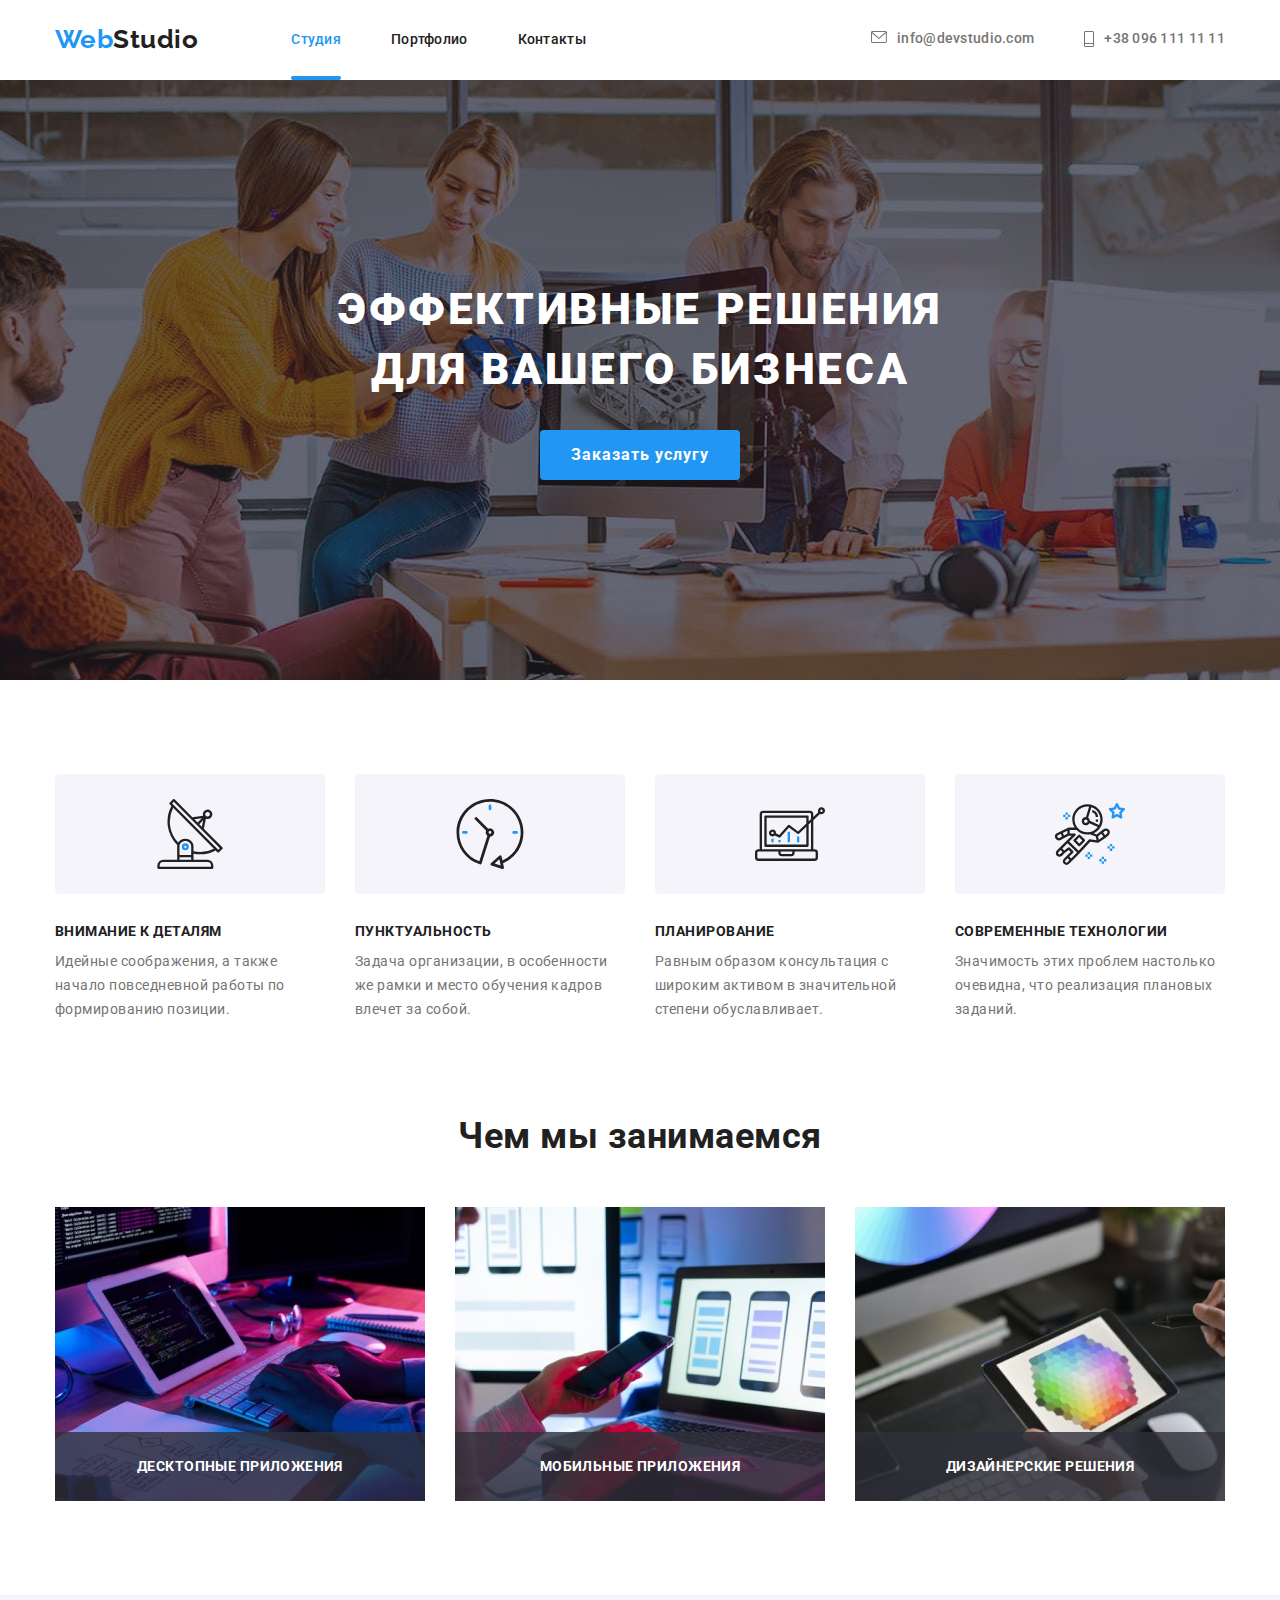
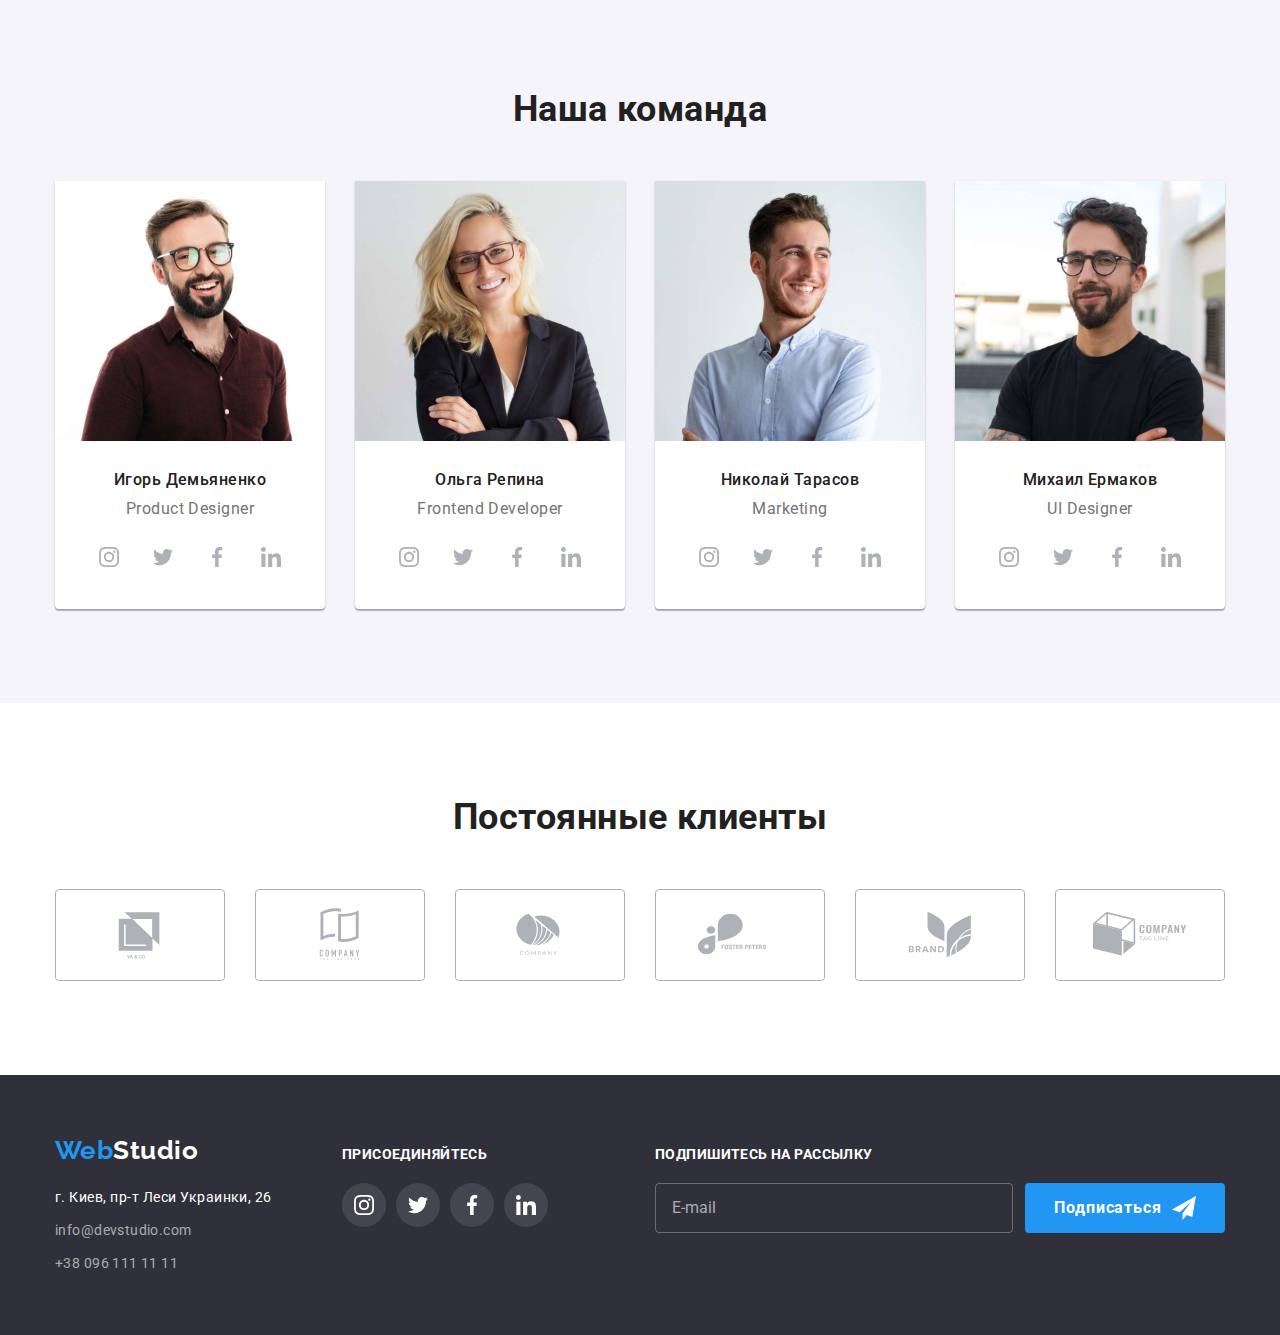
<file: index.html>
<!DOCTYPE html>
<html lang="en">

<head>
    <meta charset="UTF-8">
    <meta http-equiv="X-UA-Compatible" content="IE=edge">
    <meta name="viewport" content="width=device-width, initial-scale=1.0">
    <title>Web Studio</title>
    <link rel="preconnect" href="https://fonts.googleapis.com">
    <link rel="preconnect" href="https://fonts.gstatic.com" crossorigin>
    <link
        href="https://fonts.googleapis.com/css2?family=Raleway:wght@700&family=Roboto:wght@400;500;700;900&display=swap"
        rel="stylesheet">
    <link rel="stylesheet"
        href="https://cdnjs.cloudflare.com/ajax/libs/modern-normalize/1.1.0/modern-normalize.min.css">
    <link rel="stylesheet" href="./css/styles.css">
</head>

<body>
    <!-- Navigation -->
    <header class="header">
        <div class="container main-nav">
            <nav class="navigation">
                <a class="logo" href="./index.html">
                    <span class="title">Web</span>Studio
                </a>

                <ul class="site-nav">
                    <li class="item">
                        <a class="link current" href="./index.html">Студия</a>
                    </li>
                    <li class="item">
                        <a class="link" href="./portfolio.html">Портфолио</a>
                    </li>
                    <li class="item">
                        <a class="link" href="">Контакты</a>
                    </li>
                </ul>
            </nav>
            <!-- Contacts -->
            <div class="contacts-container">
                <ul class="contacts">
                    <li class="item">
                        <a class="link link-email" href="mailto:info@devstudio.com">
                            <svg class="contacts-icon" width="16" height="12">
                                <use href="./images/sprite/icons.svg#icon-envelope"></use>
                            </svg>
                            info@devstudio.com
                        </a>
                    </li>
                    <li class="item">
                        <a class="link link-tel" href="tel:380961111111">
                            <svg class="contacts-icon" width="10" height="16">
                                <use href="./images/sprite/icons.svg#icon-phone"></use>
                            </svg>
                            +38 096 111 11 11
                        </a>
                    </li>
                </ul>
            </div>
        </div>
    </header>
    <main>
        <!-- Hero Section -->
        <section class="hero">
            <div class="container">
                <h1 class="hero-title">Эффективные решения для вашего бизнеса</h1>
                <button class="button" type="button" data-modal-open>Заказать услугу</button>
            </div>
        </section>
        <!-- Advantagies -->
        <section class="features">
            <div class="container">
                <ul class="feature-list">
                    <li class="item">
                        <div class="feature-thumb">
                            <svg width="70" height="70">
                                <use href="./images/sprite/icons.svg#icon-antenna"></use>
                            </svg>
                        </div>
                        <h3 class="title">Внимание к деталям</h3>
                        <p class="text">
                            Идейные соображения, а также начало повседневной работы по формированию позиции.
                        </p>
                    </li>
                    <li class="item">
                        <div class="feature-thumb">
                            <svg width="70" height="70">
                                <use href="./images/sprite/icons.svg#icon-clock"></use>
                            </svg>
                        </div>
                        <h3 class="title">Пунктуальность</h3>
                        <p class="text">
                            Задача организации, в особенности же рамки и место обучения кадров влечет за собой.
                        </p>
                    </li>
                    <li class="item">
                        <div class="feature-thumb">
                            <svg width="70" height="70">
                                <use href="./images/sprite/icons.svg#icon-diagram"></use>
                            </svg>
                        </div>
                        <h3 class="title">Планирование</h3>
                        <p class="text">
                            Равным образом консультация с широким активом в значительной степени обуславливает.
                        </p>
                    </li>
                    <li class="item">
                        <div class="feature-thumb">
                            <svg width="70" height="70">
                                <use href="./images/sprite/icons.svg#icon-astronaut"></use>
                            </svg>
                        </div>
                        <h3 class="title">Современные технологии</h3>
                        <p class="text">
                            Значимость этих проблем настолько очевидна, что реализация плановых заданий.
                        </p>
                    </li>
                </ul>
            </div>
        </section>
        <!-- Work examples -->
        <section class="examples">
            <div class="container">
                <h2 class="work-list-title">Чем мы занимаемся</h2>
                <ul class="work-examples">
                    <li class="examples-item">
                        <img src="./images/placeholder.jpg" alt="laptop" width="370">
                        <p class="examples-text">
                            Десктопные приложения
                        </p>
                    </li>
                    <li class="examples-item">
                        <img src="./images/placeholder2.jpg" alt="phone" width="370">
                        <p class="examples-text">
                            Мобильные приложения
                        </p>
                    </li>
                    <li class="examples-item">
                        <img src="./images/placeholder3.jpg" alt="palette" width="370">
                        <p class="examples-text">
                            Дизайнерские решения
                        </p>
                    </li>
                </ul>
            </div>
        </section>
        <!-- Employees -->
        <section class="employees-list">
            <div class="container">
                <h2 class="title">Наша команда</h2>
                <ul class="employees">
                    <li class="item">
                        <img class="employee-pic" src="./images/employee1.jpg" alt="employee" width="270">
                        <h3 class="employee-name">Игорь Демьяненко</h3>
                        <p class="employee-position">Product Designer</p>
                        <ul class="socials">
                            <li class="socials-item">
                                <a class="link-socials" href="">
                                    <svg width="20" height="20">
                                        <use href="./images/sprite/icons.svg#icon-instagram"></use>
                                    </svg>
                                </a>
                            </li>
                            <li class="socials-item">
                                <a class="link-socials" href="">
                                    <svg width="20" height="20">
                                        <use href="./images/sprite/icons.svg#icon-twitter"></use>
                                    </svg>
                                </a>
                            </li>
                            <li class="socials-item">
                                <a class="link-socials" href="">
                                    <svg width="20" height="20">
                                        <use href="./images/sprite/icons.svg#icon-facebook"></use>
                                    </svg>
                                </a>
                            </li>
                            <li class="socials-item">
                                <a class="link-socials" href="">
                                    <svg width="20" height="20">
                                        <use href="./images/sprite/icons.svg#icon-linkedin"></use>
                                    </svg>
                                </a>
                            </li>
                        </ul>
                    </li>
                    <li class="item">
                        <img class="employee-pic" src="./images/emloyee2.jpg" alt="employee" width="270">
                        <h3 class="employee-name">Ольга Репина</h3>
                        <p class="employee-position">Frontend Developer</p>
                        <ul class="socials">
                            <li class="socials-item">
                                <a class="link-socials" href="">
                                    <svg width="20" height="20">
                                        <use href="./images/sprite/icons.svg#icon-instagram"></use>
                                    </svg>
                                </a>
                            </li>
                            <li class="socials-item">
                                <a class="link-socials" href="">
                                    <svg width="20" height="20">
                                        <use href="./images/sprite/icons.svg#icon-twitter"></use>
                                    </svg>
                                </a>
                            </li>
                            <li class="socials-item">
                                <a class="link-socials" href="">
                                    <svg width="20" height="20">
                                        <use href="./images/sprite/icons.svg#icon-facebook"></use>
                                    </svg>
                                </a>
                            </li>
                            <li class="socials-item">
                                <a class="link-socials" href="">
                                    <svg width="20" height="20">
                                        <use href="./images/sprite/icons.svg#icon-linkedin"></use>
                                    </svg>
                                </a>
                            </li>
                        </ul>
                    </li>
                    <li class="item">
                        <img class="employee-pic" src="./images/employee3.jpg" alt="employee" width="270">
                        <h3 class="employee-name">Николай Тарасов</h3>
                        <p class="employee-position">Marketing</p>
                        <ul class="socials">
                            <li class="socials-item">
                                <a class="link-socials" href="">
                                    <svg width="20" height="20">
                                        <use href="./images/sprite/icons.svg#icon-instagram"></use>
                                    </svg>
                                </a>
                            </li>
                            <li class="socials-item">
                                <a class="link-socials" href="">
                                    <svg width="20" height="20">
                                        <use href="./images/sprite/icons.svg#icon-twitter"></use>
                                    </svg>
                                </a>
                            </li>
                            <li class="socials-item">
                                <a class="link-socials" href="">
                                    <svg width="20" height="20">
                                        <use href="./images/sprite/icons.svg#icon-facebook"></use>
                                    </svg>
                                </a>
                            </li>
                            <li class="socials-item">
                                <a class="link-socials" href="">
                                    <svg width="20" height="20">
                                        <use href="./images/sprite/icons.svg#icon-linkedin"></use>
                                    </svg>
                                </a>
                            </li>
                        </ul>
                    </li>
                    <li class="item">
                        <img class="employee-pic" src="./images/employee4.jpg" alt="employee" width="270">
                        <h3 class="employee-name">Михаил Ермаков</h3>
                        <p class="employee-position">UI Designer</p>
                        <ul class="socials">
                            <li class="socials-item">
                                <a class="link-socials" href="">
                                    <svg width="20" height="20">
                                        <use href="./images/sprite/icons.svg#icon-instagram"></use>
                                    </svg>
                                </a>
                            </li>
                            <li class="socials-item">
                                <a class="link-socials" href="">
                                    <svg width="20" height="20">
                                        <use href="./images/sprite/icons.svg#icon-twitter"></use>
                                    </svg>
                                </a>
                            </li>
                            <li class="socials-item">
                                <a class="link-socials" href="">
                                    <svg width="20" height="20">
                                        <use href="./images/sprite/icons.svg#icon-facebook"></use>
                                    </svg>
                                </a>
                            </li>
                            <li class="socials-item">
                                <a class="link-socials" href="">
                                    <svg width="20" height="20">
                                        <use href="./images/sprite/icons.svg#icon-linkedin"></use>
                                    </svg>
                                </a>
                            </li>
                        </ul>
                    </li>
                </ul>
            </div>
        </section>
        <!-- Clients -->
        <section class="clients">
            <div class="container">
                <h2 class="clients-title">Постоянные клиенты</h2>
                <ul class="list-clients">
                    <li class="clients-item">
                        <a class="link-clients" href="">
                            <svg width="106" height="60">
                                <use href="./images/sprite/icons.svg#icon-client"></use>
                            </svg>
                        </a>
                    </li>
                    <li class="clients-item">
                        <a class="link-clients" href="">
                            <svg width="106" height="60">
                                <use href="./images/sprite/icons.svg#icon-client1"></use>
                            </svg>
                        </a>
                    </li>
                    <li class="clients-item">
                        <a class="link-clients" href="">
                            <svg width="106" height="60">
                                <use href="./images/sprite/icons.svg#icon-client2"></use>
                            </svg>
                        </a>
                    </li>
                    <li class="clients-item">
                        <a class="link-clients" href="">
                            <svg width="106" height="60">
                                <use href="./images/sprite/icons.svg#icon-client3"></use>
                            </svg>
                        </a>
                    </li>
                    <li class="clients-item">
                        <a class="link-clients" href="">
                            <svg width="106" height="60">
                                <use href="./images/sprite/icons.svg#icon-client4"></use>
                            </svg>
                        </a>
                    </li>
                    <li class="clients-item">
                        <a class="link-clients" href="">
                            <svg width="106" height="60">
                                <use href="./images/sprite/icons.svg#icon-client5"></use>
                            </svg>
                        </a>
                    </li>
                </ul>
            </div>
        </section>
    </main>
    <!-- Footer -->
    <footer class="footer">
        <div class="container footer-wrapper">
            <div class="address-wrapper">
                <a class="logo footer-logo" href="./index.html">
                    <span class="title">Web</span>Studio
                </a>
                <address>
                    <ul class="contacts footer-contacts">
                        <li class="location">
                            <p class="text">г. Киев, пр-т Леси Украинки, 26</p>
                        </li>
                        <li class="email">
                            <a class="link contacts-footer" href="mailto:info@devstudio.com">info@devstudio.com</a>
                        </li>
                        <li>
                            <a class="link contacts-footer" href="tel:380961111111">+38 096 111 11 11</a>
                        </li>
                    </ul>
                </address>
            </div>
            <div class="wrapper-socials">
                <p class="title-socials">присоединяйтесь</p>
                <ul class="socials">
                    <li class="socials-item">
                        <a class="link-socials bottom" href="">
                            <svg width="20" height="20">
                                <use href="./images/sprite/icons.svg#icon-instagram"></use>
                            </svg>
                        </a>
                    </li>
                    <li class="socials-item">
                        <a class="link-socials bottom" href="">
                            <svg width="20" height="20">
                                <use href="./images/sprite/icons.svg#icon-twitter"></use>
                            </svg>
                        </a>
                    </li>
                    <li class="socials-item">
                        <a class="link-socials bottom" href="">
                            <svg width="20" height="20">
                                <use href="./images/sprite/icons.svg#icon-facebook"></use>
                            </svg>
                        </a>
                    </li>
                    <li class="socials-item">
                        <a class="link-socials bottom" href="">
                            <svg width="20" height="20">
                                <use href="./images/sprite/icons.svg#icon-linkedin"></use>
                            </svg>
                        </a>
                    </li>
                </ul>
            </div>
                <form class="form-subscribe" action="#">
                    <label class="form-label" for="subscribe">
                        <span class="title-socials subscribe-text">Подпишитесь на рассылку</span>
                        <input class="subscribe-input" type="email" name="email" id="subscribe" placeholder="E-mail">
                    </label>
                    <button type="submit" class="button subscribe-btn" data-modal-open>
                        Подписаться
                        <svg class="subscribe-icon" width="24" height="24">
                            <use href="./images/sprite/icons.svg#icon-send"></use>
                        </svg>
                    </button>
                </form>
        </div>
    </footer>
    <!-- Modal window -->
    <div class="backdrop is-hidden" data-modal>
        <div class="modal">
            <button class="close-modal-btn" type="button" data-modal-close>
                <svg width="18" height="18">
                    <use href="./images/sprite/icons.svg#icon-close-btn"></use>
                </svg>
            </button>
            <form action="#">
                <span class="modal-form-title">Оставьте свои данные, мы вам перезвоним</span>
                <ul class="modal-form">
                    <li class="modal-form-field">
                        <label class="modal-form-label" for="name">Имя</label>
                        <div class="input-wrap">
                            <input class="modal-form-input" type="text" name="name" id="name">
                            <svg class="modal-icon" width="12" height="12">
                                <use href="./images/sprite/icons.svg#icon-name"></use>
                            </svg>
                        </div>
                    </li>
                    <li class="modal-form-field">
                        <label class="modal-form-label" for="tel">Телефон</label>
                        <div class="input-wrap">
                            <input class="modal-form-input" type="tel" name="tel" id="tel">
                            <svg class="modal-icon" width="13" height="13">
                                <use href="./images/sprite/icons.svg#icon-tel"></use>
                            </svg>
                        </div>
                    </li>
                    <li class="modal-form-field">
                        <label class="modal-form-label" for="email">Почта</label>
                        <div class="input-wrap">
                            <input class="modal-form-input" type="email" name="email" id="email">
                            <svg class="modal-icon" width="15" height="12">
                                <use href="./images/sprite/icons.svg#icon-email"></use>
                            </svg>
                        </div>
                    </li>
                </ul>
                <div class="modal-form-field">
                    <label class="modal-form-label" for="comment">Комментарий</label>
                    <textarea class="modal-textarea" name="comment" id="comment" placeholder="Введите текст"></textarea>
                </div>
                <label class="submit-checkbox" for="submit">
                    <input class="input-checkbox visually-hidden" type="checkbox" name="agreement" value="submit" id="submit" checked>
                    <span class="agreement-checkbox">
                        <svg class="checkbox-label" width="11" height="8">
                            <use href="./images/sprite/icons.svg#icon-checkbox"></use>
                        </svg>
                    </span>
                    Соглашаюсь с рассылкой и принимаю 
                    <a class="agreement-link" href=""> Условия договора</a>
                </label>
                <button class="button modal-form-btn" type="submit">Отправить</button>
            </form>
        </div>
    </div>
    <script src="./js/modal.js"></script>
</body>

</html>
</file>
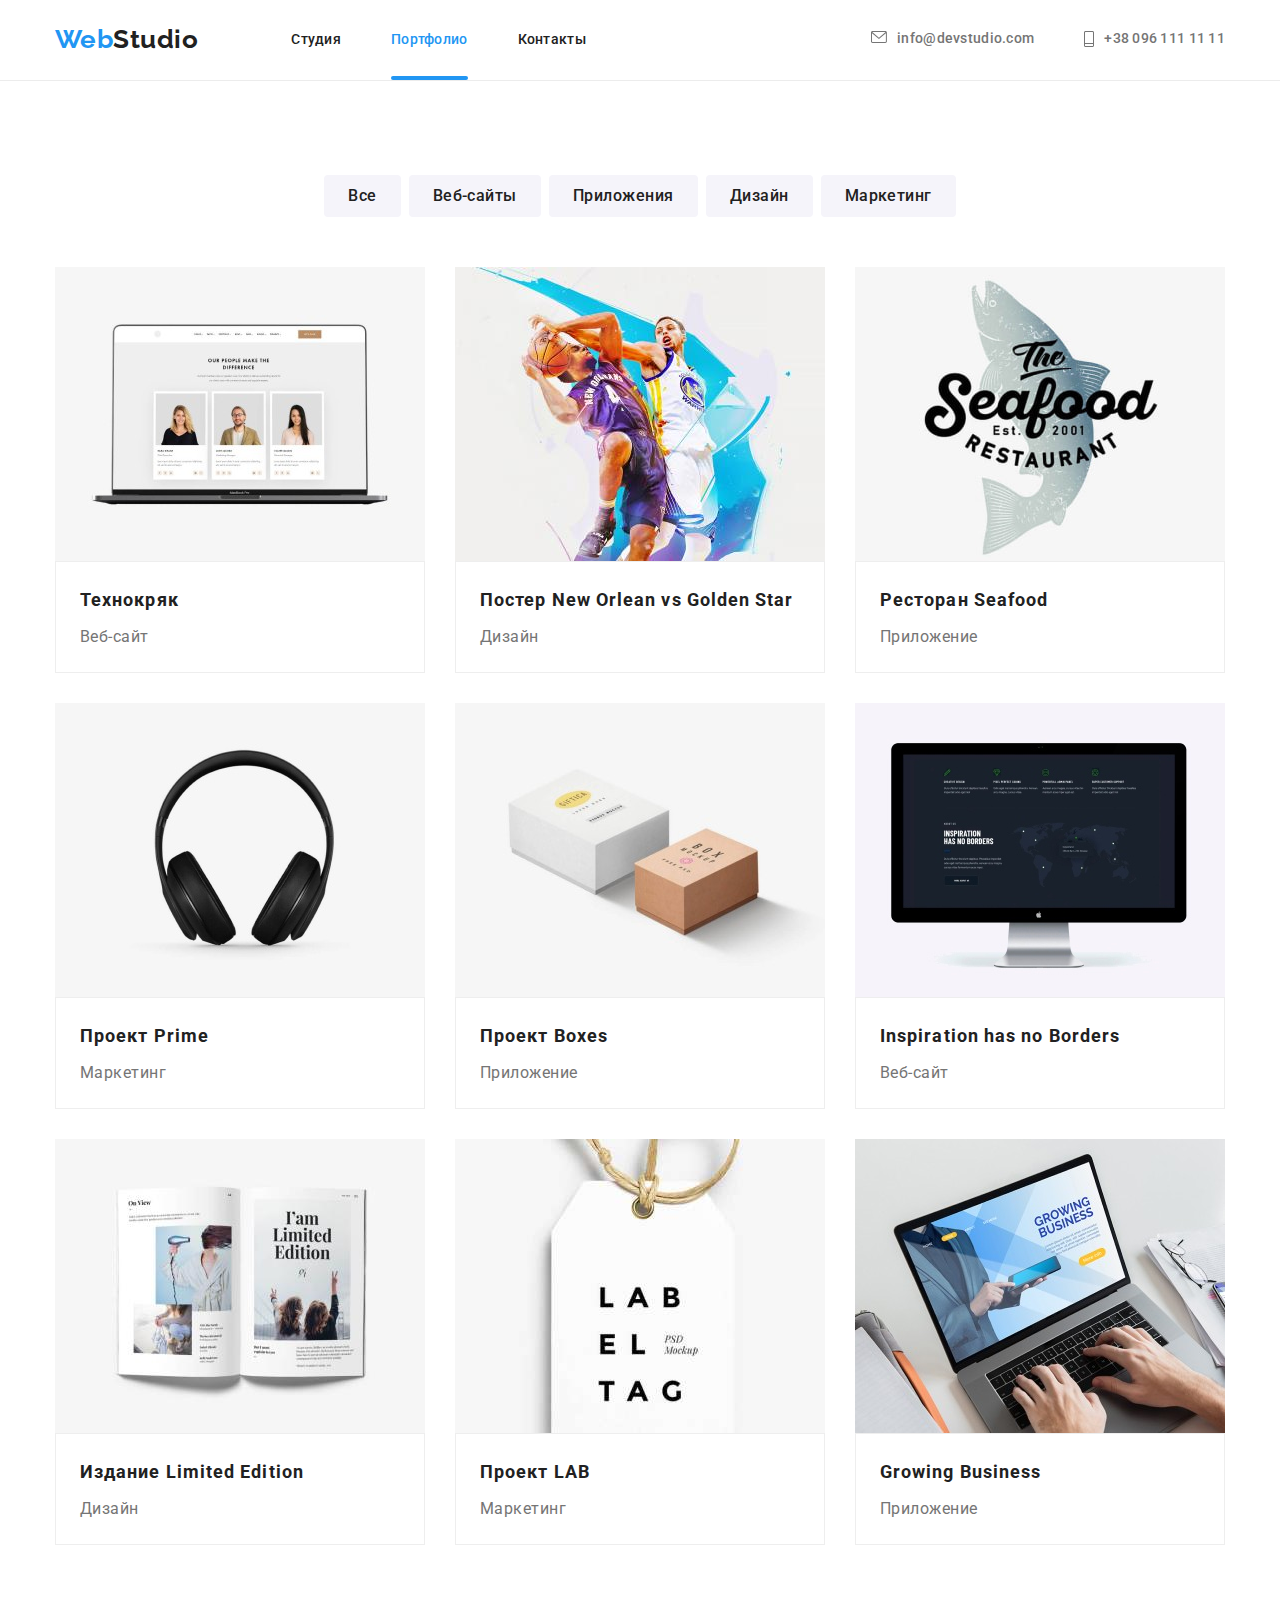
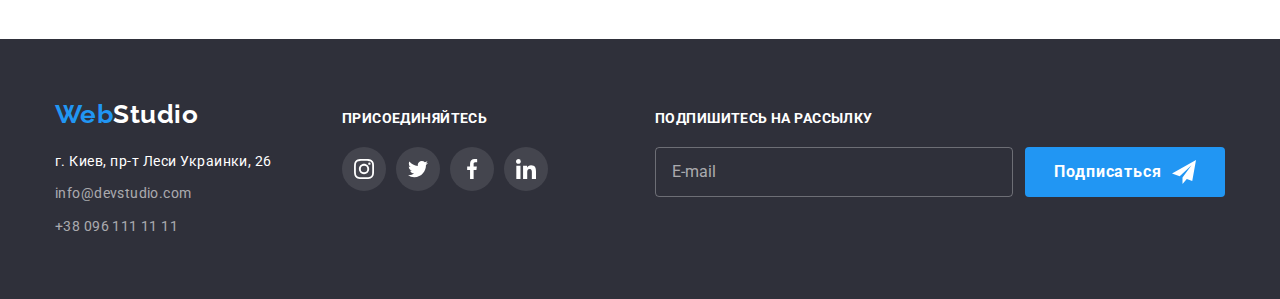
<file: portfolio.html>
<!DOCTYPE html>
<html lang="en">

<head>
    <meta charset="UTF-8">
    <meta http-equiv="X-UA-Compatible" content="IE=edge">
    <meta name="viewport" content="width=device-width, initial-scale=1.0">
    <title>Portfolio</title>
    <link rel="preconnect" href="https://fonts.googleapis.com">
    <link rel="preconnect" href="https://fonts.gstatic.com" crossorigin>
    <link
        href="https://fonts.googleapis.com/css2?family=Raleway:wght@700&family=Roboto:wght@400;500;700;900&display=swap"
        rel="stylesheet">
    <link rel="stylesheet"
        href="https://cdnjs.cloudflare.com/ajax/libs/modern-normalize/1.1.0/modern-normalize.min.css">
    <link rel="stylesheet" href="./css/styles.css">
</head>

<body>
    <!-- Navigation -->
    <header class="header nav-header">
        <div class="container main-nav">
            <nav class="navigation">
                <a class="logo" href="./index.html">
                    <span class="title">Web</span>Studio
                </a>

                <ul class="site-nav">
                    <li class="item">
                        <a class="link" href="./index.html">Студия</a>
                    </li>
                    <li class="item">
                        <a class="link current" href="./portfolio.html">Портфолио</a>
                    </li>
                    <li class="item">
                        <a class="link" href="">Контакты</a>
                    </li>
                </ul>
            </nav>
            <!-- Contacts -->
            <div class="contacts-container">
                <ul class="contacts">
                    <li class="item">
                        <a class="link link-email" href="mailto:info@devstudio.com">
                            <svg class="contacts-icon" width="16" height="12">
                                <use href="./images/sprite/icons.svg#icon-envelope"></use>
                            </svg>
                            info@devstudio.com
                        </a>
                    </li>
                    <li class="item">
                        <a class="link link-tel" href="tel:380961111111">
                            <svg class="contacts-icon" width="10" height="16">
                                <use href="./images/sprite/icons.svg#icon-phone"></use>
                            </svg>
                            +38 096 111 11 11
                        </a>
                    </li>
                </ul>
            </div>
        </div>
    </header>
    <div class="line"></div>
    <main>
        <!-- Main content -->
        <section class="portfolio-main">
            <div class="container">
                <!-- Filter of the main content -->
                <ul class="filters">
                    <li class="item">
                        <button class="tab" type="button">Все</button>
                    </li>
                    <li class="item">
                        <button class="tab" type="button">Веб-сайты</button>
                    </li>
                    <li class="item">
                        <button class="tab" type="button">Приложения</button>
                    </li>
                    <li class="item">
                        <button class="tab" type="button">Дизайн</button>
                    </li>
                    <li class="item">
                        <button class="tab" type="button">Маркетинг</button>
                    </li>
                </ul>
                <!-- Portfolio examples -->
                <ul class="portfolio-list">
                    <li class="item">
                        <a class="link" href="">
                            <div class="portfolio-overlay-thumb">
                                <img class="portfolio-img" src="./images/portfolio.jpg" alt="laptop" width="370">
                                <p class="portfolio-overlay">
                                    Технокряк это современная площадка распространения коронавируса. Компании используют
                                    эту платформу для цифрового
                                    шпионажа и атак на защищённые сервера конкурентов.
                                </p>
                            </div>
                            <div class="wrap">
                                <h2 class="title">Технокряк</h2>
                                <p class="text">Веб-сайт</p>
                            </div>
                        </a>
                    </li>
                    <li class="item">
                        <a class="link" href="">
                            <div class="portfolio-overlay-thumb">
                                <img class="portfolio-img" src="./images/portfolio1.jpg" alt="basketball" width="370">
                                <p class="portfolio-overlay">
                                    Технокряк это современная площадка распространения коронавируса. Компании используют
                                    эту платформу для цифрового
                                    шпионажа и атак на защищённые сервера конкурентов.
                                </p>
                            </div>
                            <div class="wrap">
                                <h2 class="title">Постер New Orlean vs Golden Star</h2>
                                <p class="text">Дизайн</p>
                            </div>
                        </a>
                    </li>
                    <li class="item">
                        <a class="link" href="">
                            <div class="portfolio-overlay-thumb">
                                <img class="portfolio-img" src="./images/portfolio2.jpg" alt="seafood-label"
                                    width="370">
                                <p class="portfolio-overlay">
                                    Технокряк это современная площадка распространения коронавируса. Компании используют
                                    эту платформу для цифрового
                                    шпионажа и атак на защищённые сервера конкурентов.
                                </p>
                            </div>
                            <div class="wrap">
                                <h2 class="title">Ресторан Seafood</h2>
                                <p class="text">Приложение</p>
                            </div>
                        </a>
                    </li>
                    <li class="item">
                        <a class="link" href="">
                            <div class="portfolio-overlay-thumb">
                                <img class="portfolio-img" src="./images/portfolio3.jpg" alt="headphones" width="370">
                                <p class="portfolio-overlay">
                                    Технокряк это современная площадка распространения коронавируса. Компании используют
                                    эту платформу для цифрового
                                    шпионажа и атак на защищённые сервера конкурентов.
                                </p>
                            </div>
                            <div class="wrap">
                                <h2 class="title">Проект Prime</h2>
                                <p class="text">Маркетинг</p>
                            </div>
                        </a>
                    </li>
                    <li class="item">
                        <a class="link" href="">
                            <div class="portfolio-overlay-thumb">
                                <img class="portfolio-img" src="./images/portfolio4.jpg" alt="boxes" width="370">
                                <p class="portfolio-overlay">
                                    Технокряк это современная площадка распространения коронавируса. Компании используют
                                    эту платформу для цифрового
                                    шпионажа и атак на защищённые сервера конкурентов.
                                </p>
                            </div>
                            <div class="wrap">
                                <h2 class="title">Проект Boxes</h2>
                                <p class="text">Приложение</p>
                            </div>
                        </a>
                    </li>
                    <li class="item">
                        <a class="link" href="">
                            <div class="portfolio-overlay-thumb">
                                <img class="portfolio-img" src="./images/portfolio5.jpg" alt="screen" width="370">
                                <p class="portfolio-overlay">
                                    Технокряк это современная площадка распространения коронавируса. Компании используют
                                    эту платформу для цифрового
                                    шпионажа и атак на защищённые сервера конкурентов.
                                </p>
                            </div>
                            <div class="wrap">
                                <h2 class="title">Inspiration has no Borders</h2>
                                <p class="text">Веб-сайт</p>
                            </div>
                        </a>
                    </li>
                    <li class="item">
                        <a class="link" href="">
                            <div class="portfolio-overlay-thumb">
                                <img class="portfolio-img" src="./images/portfolio6.jpg" alt="book" width="370">
                                <p class="portfolio-overlay">
                                    Технокряк это современная площадка распространения коронавируса. Компании используют
                                    эту платформу для цифрового
                                    шпионажа и атак на защищённые сервера конкурентов.
                                </p>
                            </div>
                            <div class="wrap">
                                <h2 class="title">Издание Limited Edition</h2>
                                <p class="text">Дизайн</p>
                            </div>
                        </a>
                    </li>
                    <li class="item">
                        <a class="link" href="">
                            <div class="portfolio-overlay-thumb">
                                <img class="portfolio-img" src="./images/portfolio7.jpg" alt="keychain" width="370">
                                <p class="portfolio-overlay">
                                    Технокряк это современная площадка распространения коронавируса. Компании используют
                                    эту платформу для цифрового
                                    шпионажа и атак на защищённые сервера конкурентов.
                                </p>
                            </div>
                            <div class="wrap">
                                <h2 class="title">Проект LAB</h2>
                                <p class="text">Маркетинг</p>
                            </div>
                        </a>
                    </li>
                    <li class="item">
                        <a class="link" href="">
                            <div class="portfolio-overlay-thumb">
                                <img class="portfolio-img" src="./images/portfolio8.jpg" alt="business-laptop"
                                    width="370">
                                <p class="portfolio-overlay">
                                    Технокряк это современная площадка распространения коронавируса. Компании используют
                                    эту платформу для цифрового
                                    шпионажа и атак на защищённые сервера конкурентов.
                                </p>
                            </div>
                            <div class="wrap">
                                <h2 class="title">Growing Business</h2>
                                <p class="text">Приложение</p>
                            </div>
                        </a>
                    </li>
                </ul>
            </div>
        </section>
    </main>
    <!-- Footer -->
    <footer class="footer">
        <div class="container footer-wrapper">
            <div class="address-wrapper">
                <a class="logo footer-logo" href="./index.html">
                    <span class="title">Web</span>Studio
                </a>
                <address>
                    <ul class="contacts footer-contacts">
                        <li class="location">
                            <p class="text">г. Киев, пр-т Леси Украинки, 26</p>
                        </li>
                        <li class="email">
                            <a class="link contacts-footer" href="mailto:info@devstudio.com">info@devstudio.com</a>
                        </li>
                        <li>
                            <a class="link contacts-footer" href="tel:380961111111">+38 096 111 11 11</a>
                        </li>
                    </ul>
                </address>
            </div>
            <div class="wrapper-socials">
                <p class="title-socials">присоединяйтесь</p>
                <ul class="socials">
                    <li class="socials-item">
                        <a class="link-socials bottom" href="">
                            <svg width="20" height="20">
                                <use href="./images/sprite/icons.svg#icon-instagram"></use>
                            </svg>
                        </a>
                    </li>
                    <li class="socials-item">
                        <a class="link-socials bottom" href="">
                            <svg width="20" height="20">
                                <use href="./images/sprite/icons.svg#icon-twitter"></use>
                            </svg>
                        </a>
                    </li>
                    <li class="socials-item">
                        <a class="link-socials bottom" href="">
                            <svg width="20" height="20">
                                <use href="./images/sprite/icons.svg#icon-facebook"></use>
                            </svg>
                        </a>
                    </li>
                    <li class="socials-item">
                        <a class="link-socials bottom" href="">
                            <svg width="20" height="20">
                                <use href="./images/sprite/icons.svg#icon-linkedin"></use>
                            </svg>
                        </a>
                    </li>
                </ul>
            </div>
            <form class="form-subscribe" action="#">
                <label class="form-label" for="subscribe">
                    <span class="title-socials subscribe-text">Подпишитесь на рассылку</span>
                    <input class="subscribe-input" type="email" name="email" id="subscribe" placeholder="E-mail">
                </label>
                <button type="submit" class="button subscribe-btn" data-modal-open>
                    Подписаться
                    <svg class="subscribe-icon" width="24" height="24">
                        <use href="./images/sprite/icons.svg#icon-send"></use>
                    </svg>
                </button>
            </form>
        </div>
    </footer>
</body>

</html>
</file>
<file: css/styles.css>
/* основной цвет текста #757575 */
/* вторичный цвет #212121 */
/* цвет фона #FFFFFF */
/* вторичный цвет фона #2F303A */
/* серый цвет фона для секции #F5F4FA */
/* акцент #2196F3 */

:root {
  --primary-text-color: #757575;
  --title-text-color: #212121;
  --accent-color: #2196f3;
  --primary-white-color: #ffffff;
  --secondary-bg-color: #f5f4fa;
  --cubic-bz: 0.4, 0, 0.2, 1;
}

body {
  margin: 0;
  background-color: var(--primary-bg-color);
  color: var(--primary-text-color);

  font-family: Roboto, sans-serif;
  letter-spacing: 0.03em;
}

ul {
  padding: 0;
  margin: 0;
  list-style: none;
}

img {
  display: block;
}

textarea {
  resize: none;
}

.visually-hidden {
  position: absolute;
  width: 1px;
  height: 1px;
  margin: -1px;
  padding: 0;
  overflow: hidden;
  border: 0;
  clip: rect(0 0 0 0)
}

.container {
  width: 1200px;
  margin: 0 auto;
  padding-left: 15px;
  padding-right: 15px;
  /* outline: 2px solid tomato; */
}

/* Logo */

.logo {
  font-family: Raleway, sans-serif;
  color: var(--title-text-color);
  text-decoration: none;

  font-weight: 700;
  font-size: 26px;
  line-height: 1.19;
}

.logo .title {
  color: var(--accent-color);
}

/*--------- Site navigation ---------*/

.header {
  padding-top: 24px;
  padding-bottom: 25px;
}

.nav-header {
  border-bottom: 1px solid rgba(236, 236, 236, 1);
}

.main-nav {
  display: flex;
  align-items: center;
}

.navigation {
  display: flex;
  align-items: center;
}

.site-nav {
  display: flex;
  align-items: center;
  margin-left: 93px;
}

.site-nav .item {
  position: relative;
}

.site-nav .item:not(:first-child) {
  margin-left: 50px;
}

.site-nav .link {
  color: var(--title-text-color);
  text-decoration: none;

  font-weight: 500;
  font-size: 14px;
  line-height: 1.14;
  letter-spacing: 0.02em;

  transition-property: color;
  transition-duration: 250ms;
  transition-timing-function: cubic-bezier(var(--cubic-bz));
}

.site-nav .link:hover,
.site-nav .link:focus {
  color: var(--accent-color);
  outline: transparent;
}

.site-nav .link.current {
  color: var(--accent-color);
}

.link.current::after {
  content: '';

  position: absolute;
  bottom: -31px;

  width: 100%;
  height: 4px;
  background: var(--accent-color);
  border-radius: 2px;
  display: block;
}

/*--------- Contacts ---------*/

.contacts-container {
  margin-left: auto;
}

.contacts-container .contacts {
  display: flex;
  align-items: center;
}

.contacts .item:not(:first-child) {
  margin-left: 50px;
}

.contacts-icon {
  margin-right: 10px;
}

.link-email {
  display: flex;
  align-items: baseline;
}

.link-tel {
  display: flex;
  align-items: center;
}

.contacts .link {
  color: var(--primary-text-color);
  fill: currentColor;
  text-decoration: none;

  font-weight: 500;
  font-size: 14px;
  line-height: 1.14;
  letter-spacing: 0.02em;

  transition: color 250ms cubic-bezier(var(--cubic-bz));
}

.contacts .link:hover,
.contacts .link:focus {
  color: var(--accent-color);
  outline: transparent;
}

/*--------- Hero ---------*/

.hero {
  padding-top: 200px;
  padding-bottom: 200px;
  margin-left: auto;
  margin-right: auto;

  background-color: #2f303a;
  text-align: center;

  min-height: 600px;
  max-width: 1600px;

  background-image: linear-gradient(to right, rgba(47, 48, 58, 0.4), rgba(47, 48, 58, 0.4)),
    url('../images/bgpic.jpg');

  background-repeat: no-repeat;
  background-position: center;
}

.hero-title {
  margin-left: auto;
  margin-right: auto;
  margin-top: 0;
  margin-bottom: 30px;
  width: 700px;

  color: var(--primary-white-color);

  font-weight: 900;
  font-size: 44px;
  line-height: 1.36;
  letter-spacing: 0.06em;

  text-transform: uppercase;
}

/*--------- Button ---------*/

.button {
  margin: 0 auto;
  display: flex;
  justify-content: center;
  align-items: center;

  border-radius: 4px;
  padding: 10px;
  min-width: 200px;
  max-height: 50px;

  color: var(--primary-text-color);
  background-color: var(--primary-white-color);
  text-decoration: none;
  text-align: center;
  cursor: pointer;

  font-family: Roboto;
  font-weight: 700;
  font-size: 16px;
  line-height: 1.87;
  letter-spacing: 0.06em;

  background-color: var(--accent-color);
  color: var(--primary-white-color);
  border: 0px solid transparent;

  transition: color 250ms cubic-bezier(var(--cubic-bz)),
    background-color 250ms cubic-bezier(var(--cubic-bz)),
    box-shadow 250ms cubic-bezier(var(--cubic-bz));
}

.button:hover,
.button:focus {
  box-shadow: 0px 4px 4px rgba(0, 0, 0, 0.15);
  background-color: var(--primary-white-color);
  color: var(--accent-color);
  outline: transparent;
}

/*==== Modal properties ===*/

.backdrop {
  position: fixed;
  top: 0;
  left: 50%;
  z-index: 2;

  width: 100vw;
  height: 100vh;

  background-color: rgba(0, 0, 0, 0.2);
  opacity: 1;
  transform: translateX(-50%);
  transition: opacity 250ms cubic-bezier(var(--cubic-bz)),
    visibility 250ms cubic-bezier(var(--cubic-bz));
}

.backdrop.is-hidden {
  opacity: 0;
  visibility: hidden;
  pointer-events: none;
}

.backdrop.is-hidden .modal {
  transform: translate(-50%, -50%) scale(0.5);
}

.modal {
  position: absolute;
  top: 50%;
  left: 50%;

  min-width: 530px;
  min-height: 580px;
  padding: 40px;

  background: #ffffff;
  box-shadow: 0px 1px 3px rgba(0, 0, 0, 0.12), 0px 1px 1px rgba(0, 0, 0, 0.14),
    0px 2px 1px rgba(0, 0, 0, 0.2);
  border-radius: 4px;

  transform: translate(-50%, -50%) scale(1);
  transition: transform 250ms cubic-bezier(var(--cubic-bz));
}

.close-modal-btn {
  position: absolute;
  top: 8px;
  right: 8px;

  display: flex;
  justify-content: center;
  align-items: center;

  width: 30px;
  height: 30px;

  fill: #000000;
  border-radius: 50%;
  border: 1px solid rgba(0, 0, 0, 0.1);
  background-color: var(--primary-white-color);
  cursor: pointer;
  transition: fill 250ms cubic-bezier(var(--cubic-bz));
}

.close-modal-btn:hover,
.close-modal-btn:focus {
  fill: var(--accent-color);
}

/* Modal form */

.modal-form-title {
  display: inline-block;
  font-weight: 700;
  font-size: 20px;
  line-height: 1.15;
  text-align: center;
  color: var(--title-text-color);

  margin-bottom: 12px;
}

.modal-form {
  /* outline: 1px solid tomato; */
  margin-right: auto;
  margin-left: auto;
}

.modal-form-field {
  display: flex;
  flex-direction: column;
  margin-bottom: 10px;
}

.modal-form-label {
  margin-bottom: 4px;
  font-size: 12px;
  line-height: 1.16;
  letter-spacing: 0.01em;
  color: var(--primary-text-color);
}

.modal-form-input {
  height: 40px;
  width: 100%;
  margin: 0;
  padding: 12px 15px 12px 42px;
  border: 1px solid rgba(33, 33, 33, 0.2);
  border-radius: 4px;
  fill: var(--title-text-color);
  outline: transparent;
  transition: border-color 250ms cubic-bezier(var(--cubic-bz)),
  fill 250ms cubic-bezier(var(--cubic-bz));
}

.modal-form-input:focus {
  border-color: var(--accent-color);
}

.modal-form-input:focus + .modal-icon {
  fill: var(--accent-color);
}

.input-wrap {
  position: relative;
}

.modal-icon {
  position: absolute;
  left: 15px;
  top: 14px;
}

.modal-textarea {
  height: 120px;
  width: 100%;
  padding: 12px 16px;
  border: 1px solid rgba(33, 33, 33, 0.2);
  border-radius: 4px;
  outline: transparent;
  transition: border-color 250ms cubic-bezier(var(--cubic-bz));
}

.modal-textarea:focus {
  border-color: var(--accent-color);
}

.modal-textarea::placeholder{
  font-size: 14px;
  line-height: 1.14;
  letter-spacing: 0.01em;
  color: rgba(117, 117, 117, 0.5);
}

.submit-checkbox {
  display: flex;
  justify-content: center;
  align-items: center;
  font-size: 14px;
  line-height: 1.71;
  margin-bottom: 30px;
}

.agreement-checkbox {
  display: flex;
  align-items: center;
  justify-content: center;

  width: 16px;
  height: 15px;
  border: 1px solid var(--title-text-color);
  border-radius: 2px;
  margin-right: 7px;
  transition: background-color 250ms cubic-bezier(var(--cubic-bz)),
  border-color 250ms cubic-bezier(var(--cubic-bz));
}

.input-checkbox:checked + .agreement-checkbox {
  background-color: var(--accent-color);
  border-color: var(--accent-color);
}

.agreement-link {
  color: var(--accent-color);
  margin-left: 5px;
}

.modal-form-btn:hover,
.modal-form-button:focus {
  background-color: #188ce8;
  color: var(--primary-white-color);
}

/*--------- Advantagies ---------*/

.features {
  padding-top: 94px;
}

.feature-list {
  display: flex;
  justify-content: space-between;
}

.feature-thumb {
  display: flex;
  justify-content: center;
  align-items: center;

  width: 270px;
  height: 120px;
  margin-bottom: 30px;

  border-radius: 4px;
  background-color: var(--secondary-bg-color);
}

.feature-list .item {
  width: 270px;
}

.feature-list .title {
  margin-top: 0;
  margin-bottom: 10px;
  color: var(--title-text-color);

  font-weight: 700;
  font-size: 14px;
  line-height: 1.14;

  text-transform: uppercase;
}

.feature-list .text {
  margin-top: 0;
  margin-bottom: 0;

  font-size: 14px;
  line-height: 1.71;
}

/*--------- Work examples ---------*/

.examples {
  padding-top: 94px;
  padding-bottom: 94px;
}

.work-examples {
  display: flex;
  justify-content: space-between;
}

.clients-title,
.work-list-title,
.employees-list .title {
  margin-top: 0;
  margin-bottom: 50px;
  color: var(--title-text-color);

  font-weight: 700;
  font-size: 36px;
  line-height: 1.16;

  text-align: center;
}

.examples-item {
  position: relative;
  z-index: 1;
}

.examples-text {
  position: absolute;
  bottom: 0;
  left: 0;
  right: 0;

  font-weight: 700;
  font-size: 14px;
  line-height: 1.14;
  text-align: center;
  letter-spacing: 0.03em;
  text-transform: uppercase;

  color: var(--primary-white-color);
  background-color: rgba(47, 48, 58, 0.8);

  padding-top: 27px;
  padding-bottom: 27px;
  margin: 0;
}

/*--------- Employees ---------*/

.employees-list {
  padding-top: 94px;
  padding-bottom: 94px;
  background-color: rgba(245, 244, 250, 1);
}

.employees {
  display: flex;
}

.employees .item:not(:last-child) {
  margin-right: 30px;
}

.employees .item {
  background-color: #ffffff;
  border-radius: 0px 0px 4px 4px;
  box-shadow: 0px 1px 3px rgba(0, 0, 0, 0.12), 0px 1px 1px rgba(0, 0, 0, 0.14),
    0px 2px 1px rgba(0, 0, 0, 0.2);
  padding-bottom: 30px;
}

.employee-pic {
  margin-bottom: 30px;
}

.employee-name {
  margin-top: 0;
  margin-bottom: 10px;

  color: var(--title-text-color);

  font-weight: 500;
  font-size: 16px;
  line-height: 1.18;
  text-align: center;
}

.employee-position {
  margin-top: 0;
  margin-bottom: 16px;

  font-size: 16px;
  line-height: 1.18;

  text-align: center;
}

.socials {
  display: flex;
  justify-content: center;
}

.socials-item:not(:last-child) {
  margin-right: 10px;
}

.link-socials {
  display: flex;
  justify-content: center;
  align-items: center;

  width: 44px;
  height: 44px;

  border-radius: 50%;
  fill: #afb1b8;

  transition: fill 250ms cubic-bezier(var(--cubic-bz)),
    background-color 250ms cubic-bezier(var(--cubic-bz));
}

.socials-item .link-socials:hover,
.socials-item .link-socials:focus {
  background-color: var(--accent-color);
  fill: var(--primary-white-color);
  outline: transparent;
}

/*--------- Clients ---------*/

.clients {
  padding-top: 94px;
  padding-bottom: 94px;
}

.list-clients {
  display: flex;
  justify-content: center;
}

.clients-item:not(:last-child) {
  margin-right: 30px;
}

.link-clients {
  display: flex;
  justify-content: center;
  align-items: center;

  width: 170px;
  height: 92px;

  border: 1px solid #afb1b8;
  border-radius: 4px;
  fill: #afb1b8;

  transition: fill 250ms cubic-bezier(var(--cubic-bz)),
    border-color 250ms cubic-bezier(var(--cubic-bz));
}

.link-clients:hover,
.link-clients:focus {
  border-color: var(--accent-color);
  fill: var(--accent-color);
  outline: transparent;
}

/*--------- Footer styles ---------*/

.footer {
  padding-top: 60px;
  padding-bottom: 60px;

  background-color: #2f303a;
}

.footer-wrapper {
  display: flex;
  align-items: baseline;
}

.footer-logo {
  color: var(--primary-white-color);
  display: inline-block;
  margin-bottom: 20px;
}

.footer-contacts .location,
.footer-contacts .email {
  margin-top: 0;
  margin-bottom: 9px;
}

.footer .text {
  margin-top: 0;
  margin-bottom: 0;

  color: var(--primary-white-color);

  font-style: normal;
  font-size: 14px;
  line-height: 1.71;
}

.contacts .contacts-footer {
  text-decoration: none;

  font-style: normal;
  font-weight: 400;
  font-size: 14px;
  line-height: 1.71;
  letter-spacing: 0.03em;

  color: rgba(255, 255, 255, 0.6);

  transition: color 250ms cubic-bezier(vvar(--cubic-bz));
}

.address-wrapper {
  margin-right: 70px;
}

.title-socials {
  margin-top: 0;
  margin-bottom: 20px;

  font-weight: 700;
  font-size: 14px;
  line-height: 1.14;
  letter-spacing: 0.03em;
  text-transform: uppercase;
  color: #ffffff;
}

.link-socials.bottom {
  fill: var(--primary-white-color);
  background-color: rgba(255, 255, 255, 0.1);
}

/*=== Footer Form ===*/

.form-subscribe {
  display: flex;
  margin-left: auto;
}

.form-label {
  display: flex;
  flex-direction: column;
  margin-right: 12px;
}

.subscribe-input {
  width: 358px;
  height: 50px;

  padding-left: 16px;

  font-size: 16px;
  line-height: 1.25;
  color: rgba(255, 255, 255, 0.6);

  border: 1px solid rgba(255, 255, 255, 0.3);
  border-radius: 4px;
  background-color: transparent;
  outline: 1px solid transparent;
}

.subscribe-input::placeholder {
  color: rgba(255, 255, 255, 0.6);
  font-size: 16px;
  line-height: 1.25;
}

.subscribe-btn {
  display: flex;
  align-self: flex-end;
}

.subscribe-icon {
  margin-left: 10px;
  fill: currentColor;
}

/*--------- Portfolio Styles ---------*/

.portfolio-main {
  padding-top: 94px;
  padding-bottom: 94px;
}

/*--------- Filters of the main content ---------*/

.filters {
  display: flex;
  justify-content: center;
  margin-bottom: 50px;
}

.filters .item:not(:last-child) {
  margin-right: 8px;
}

.tab {
  background-color: #f5f4fa;
  color: var(--title-text-color);

  font-family: inherit;
  font-weight: 500;
  font-size: 16px;
  line-height: 1.62;
  letter-spacing: 0.03em;

  padding: 6px 22px;
  border-radius: 4px;
  border-color: transparent;
  cursor: pointer;

  transition: background-color 250ms cubic-bezier(var(--cubic-bz)),
    color 250ms cubic-bezier(var(--cubic-bz)), box-shadow 250ms cubic-bezier(var(--cubic-bz));
}

.filters .tab:hover,
.filters .tab:focus {
  background-color: var(--accent-color);
  color: var(--primary-white-color);
  box-shadow: 0px 3px 1px rgba(0, 0, 0, 0.1), 0px 1px 2px rgba(0, 0, 0, 0.08),
    0px 2px 2px rgba(0, 0, 0, 0.12);
  outline: transparent;
}

/*--------- Main content ---------*/

.portfolio-list .title {
  color: var(--title-text-color);
}

.portfolio-list .text {
  color: var(--primary-text-color);
}

.portfolio-overlay-thumb {
  position: relative;

  width: 370px;
  height: 294px;
  overflow: hidden;
}

.portfolio-overlay {
  position: absolute;
  top: 0;
  left: 0;

  width: 100%;
  height: 100%;

  margin: 0;
  padding: 63px 24px;

  background-color: rgba(33, 150, 243, 0.9);
  font-size: 18px;
  line-height: 1.55;
  color: var(--primary-white-color);

  transform: translatey(100%);
  transition: box-shadow 250ms cubic-bezier(var(--cubic-bz)),
    transform 250ms cubic-bezier(var(--cubic-bz));
}

.portfolio-list {
  display: flex;
  flex-wrap: wrap;
}

.portfolio-list .item:not(:nth-child(3n + 3)) {
  margin-right: 30px;
}

.portfolio-list .item:hover,
.portfolio-list .item:focus {
  box-shadow: 0px 1px 1px rgba(0, 0, 0, 0.12), 0px 4px 4px rgba(0, 0, 0, 0.06),
    1px 4px 6px rgba(0, 0, 0, 0.16);
}

.portfolio-list .item:hover .portfolio-overlay,
.portfolio-list .item:focus .portfolio-overlay {
  transform: translatey(0%);
}

.portfolio-list .item:not(:nth-last-child(-n + 3)) {
  margin-bottom: 30px;
}

.portfolio-list .link {
  text-decoration: none;
}

.portfolio-list .title {
  margin-top: 0;
  margin-bottom: 4px;

  font-weight: 700;
  font-size: 18px;
  line-height: 2;
  letter-spacing: 0.06em;
}

.portfolio-list .text {
  margin-top: 0;
  margin-bottom: 0;

  font-size: 16px;
  line-height: 1.87;
}

.link .wrap {
  border: 1px solid rgba(238, 238, 238, 1);
  padding: 20px 24px;
}
</file>
